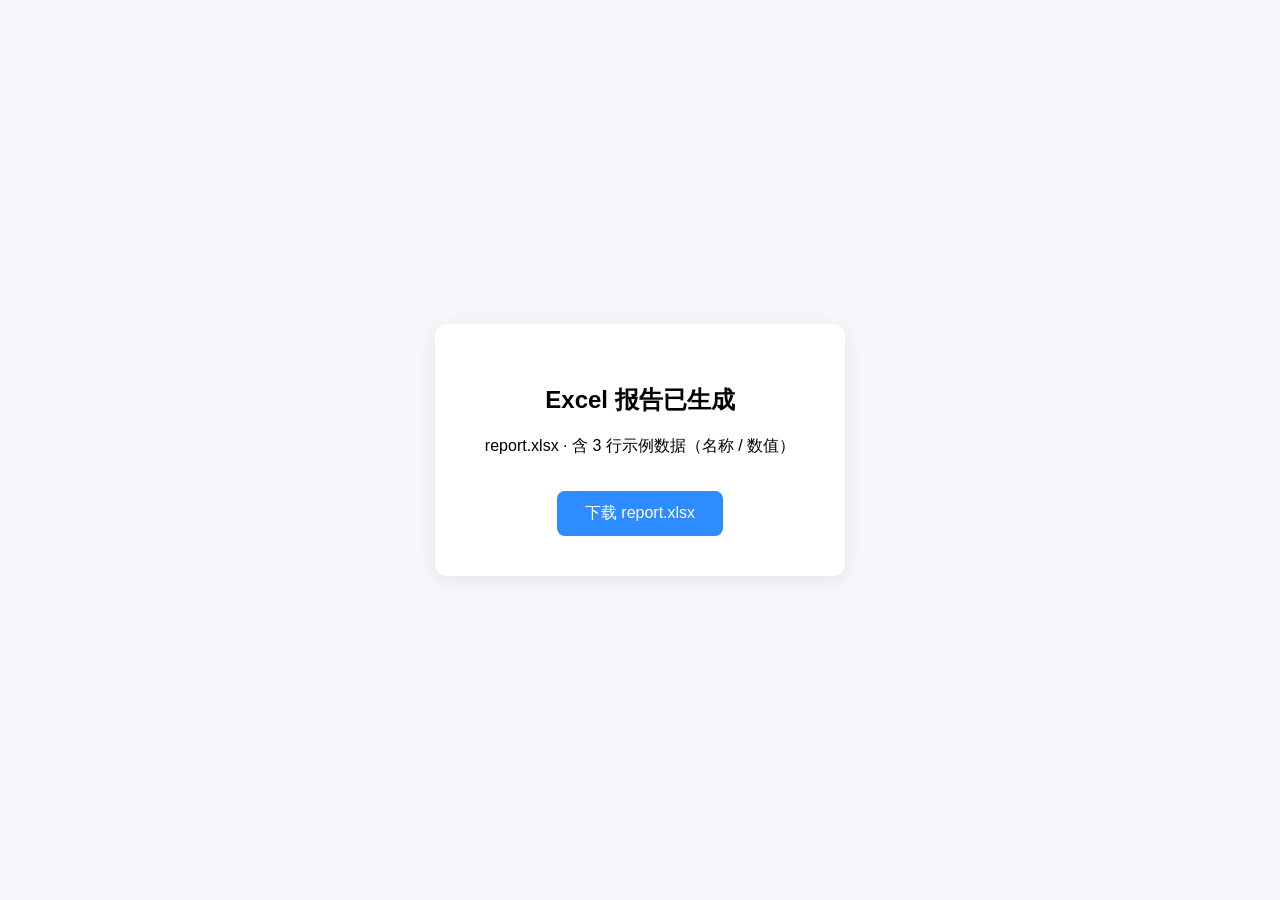
<file: index.html>
<!DOCTYPE html>
<html lang="zh">
<head>
<meta charset="utf-8">
<title>report.xlsx 下载</title>
<style>
body{font-family:-apple-system,Segoe UI,Roboto,sans-serif;display:flex;align-items:center;justify-content:center;height:100vh;background:#f5f7fa;margin:0}
.card{background:#fff;padding:40px 50px;border-radius:12px;box-shadow:0 4px 20px rgba(0,0,0,.08);text-align:center}
a.btn{display:inline-block;margin-top:18px;padding:12px 28px;background:#2d8cff;color:#fff;text-decoration:none;border-radius:8px;font-size:16px}
</style>
</head>
<body>
<div class="card">
<h2>Excel 报告已生成</h2>
<p>report.xlsx · 含 3 行示例数据（名称 / 数值）</p>
<a class="btn" href="report.xlsx" download>下载 report.xlsx</a>
</div>
</body>
</html>
</file>
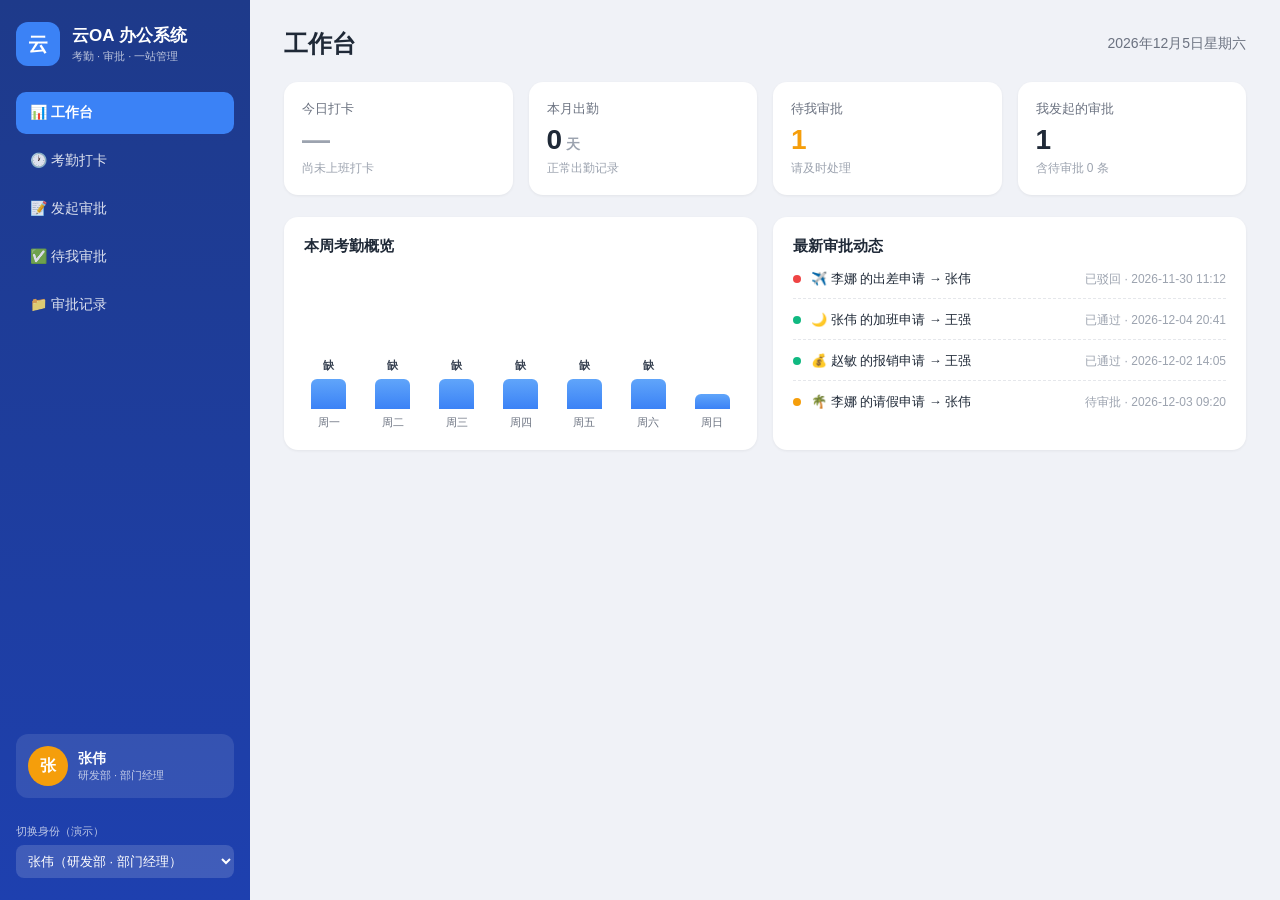
<file: oa-office-system/index.html>
<!DOCTYPE html>
<html lang="zh-CN">
<head>
<meta charset="UTF-8">
<meta name="viewport" content="width=device-width, initial-scale=1.0">
<title>云OA 办公系统 - 考勤与审批</title>
<link rel="stylesheet" href="style.css">
</head>
<body>
<div class="app">
  <aside class="sidebar">
    <div class="logo">
      <div class="logo-icon">云</div>
      <div>
        <div class="logo-name">云OA 办公系统</div>
        <div class="logo-sub">考勤 · 审批 · 一站管理</div>
      </div>
    </div>
    <nav class="nav">
      <div class="nav-item active" data-page="dashboard">📊 工作台</div>
      <div class="nav-item" data-page="attendance">🕐 考勤打卡</div>
      <div class="nav-item" data-page="leave">📝 发起审批</div>
      <div class="nav-item" data-page="approve">✅ 待我审批</div>
      <div class="nav-item" data-page="records">📁 审批记录</div>
    </nav>
    <div class="user-card">
      <div class="avatar" id="userAvatar">张</div>
      <div>
        <div class="u-name" id="userName">张伟</div>
        <div class="u-role" id="userRole">研发部 · 部门经理</div>
      </div>
    </div>
    <div class="switch-user">
      <label>切换身份（演示）</label>
      <select id="userSelect"></select>
    </div>
  </aside>

  <main class="main">
    <!-- 工作台 -->
    <section class="page active" id="page-dashboard">
      <div class="page-head">
        <h1>工作台</h1>
        <div class="date" id="todayStr"></div>
      </div>
      <div class="stat-grid" id="statGrid"></div>
      <div class="panel-row">
        <div class="panel">
          <div class="panel-title">本周考勤概览</div>
          <div id="weekChart" class="week-chart"></div>
        </div>
        <div class="panel">
          <div class="panel-title">最新审批动态</div>
          <div id="latestFlow" class="flow-list"></div>
        </div>
      </div>
    </section>

    <!-- 考勤打卡 -->
    <section class="page" id="page-attendance">
      <div class="page-head"><h1>考勤打卡</h1></div>
      <div class="att-layout">
        <div class="panel clock-panel">
          <div class="clock-time" id="clockTime">--:--:--</div>
          <div class="clock-date" id="clockDate"></div>
          <div class="clock-status" id="clockStatus">未打卡</div>
          <div class="clock-btns">
            <button class="btn primary" id="btnClockIn">上班打卡</button>
            <button class="btn success" id="btnClockOut">下班打卡</button>
          </div>
          <div class="clock-tip" id="clockTip"></div>
        </div>
        <div class="panel">
          <div class="panel-title">本月打卡记录</div>
          <table class="table" id="attTable">
            <thead><tr><th>日期</th><th>星期</th><th>上班</th><th>下班</th><th>状态</th></tr></thead>
            <tbody></tbody>
          </table>
        </div>
      </div>
    </section>

    <!-- 发起审批 -->
    <section class="page" id="page-leave">
      <div class="page-head"><h1>发起审批</h1></div>
      <div class="panel form-panel">
        <div class="form-item">
          <label>审批类型</label>
          <div class="type-picker" id="typePicker">
            <div class="type-item active" data-type="请假">🌴 请假申请</div>
            <div class="type-item" data-type="报销">💰 报销申请</div>
            <div class="type-item" data-type="加班">🌙 加班申请</div>
            <div class="type-item" data-type="出差">✈️ 出差申请</div>
          </div>
        </div>
        <div class="form-item" id="dateFields">
          <label>起止时间</label>
          <div class="inline">
            <input type="date" id="fStart"><span>至</span><input type="date" id="fEnd">
          </div>
        </div>
        <div class="form-item" id="amountField" style="display:none">
          <label>报销金额（元）</label>
          <input type="number" id="fAmount" placeholder="请输入金额">
        </div>
        <div class="form-item">
          <label>审批人</label>
          <select id="fApprover"></select>
        </div>
        <div class="form-item">
          <label>事由说明</label>
          <textarea id="fReason" rows="4" placeholder="请填写详细事由..."></textarea>
        </div>
        <button class="btn primary big" id="btnSubmitFlow">提交审批</button>
      </div>
    </section>

    <!-- 待我审批 -->
    <section class="page" id="page-approve">
      <div class="page-head"><h1>待我审批</h1><span class="badge" id="pendingBadge">0</span></div>
      <div id="pendingList" class="flow-cards"></div>
    </section>

    <!-- 审批记录 -->
    <section class="page" id="page-records">
      <div class="page-head"><h1>审批记录</h1></div>
      <div class="filter-bar">
        <button class="chip active" data-f="all">全部</button>
        <button class="chip" data-f="待审批">待审批</button>
        <button class="chip" data-f="已通过">已通过</button>
        <button class="chip" data-f="已驳回">已驳回</button>
      </div>
      <div id="recordList" class="flow-cards"></div>
    </section>
  </main>
</div>
<div class="toast" id="toast"></div>
<script src="app.js"></script>
</body>
</html>
</file>
<file: oa-office-system/style.css>
* { margin:0; padding:0; box-sizing:border-box; }
body { font-family:-apple-system,"PingFang SC","Microsoft YaHei",sans-serif; background:#f0f2f7; color:#1f2937; }
.app { display:flex; min-height:100vh; }

/* Sidebar */
.sidebar { width:250px; background:linear-gradient(180deg,#1e3a8a,#1e40af); color:#fff; padding:22px 16px; display:flex; flex-direction:column; gap:26px; position:sticky; top:0; height:100vh; }
.logo { display:flex; gap:12px; align-items:center; }
.logo-icon { width:44px; height:44px; background:#3b82f6; border-radius:12px; display:flex; align-items:center; justify-content:center; font-weight:700; font-size:20px; }
.logo-name { font-weight:700; font-size:17px; }
.logo-sub { font-size:11px; opacity:.7; margin-top:2px; }
.nav { display:flex; flex-direction:column; gap:6px; flex:1; }
.nav-item { padding:12px 14px; border-radius:10px; cursor:pointer; font-size:14px; opacity:.85; transition:.15s; }
.nav-item:hover { background:rgba(255,255,255,.1); opacity:1; }
.nav-item.active { background:#3b82f6; opacity:1; font-weight:600; }
.user-card { background:rgba(255,255,255,.1); border-radius:12px; padding:12px; display:flex; gap:10px; align-items:center; }
.avatar { width:40px; height:40px; background:#f59e0b; border-radius:50%; display:flex; align-items:center; justify-content:center; font-weight:700; }
.u-name { font-size:14px; font-weight:600; }
.u-role { font-size:11px; opacity:.7; }
.switch-user label { font-size:11px; opacity:.7; display:block; margin-bottom:6px; }
.switch-user select { width:100%; padding:8px; border-radius:8px; border:none; background:rgba(255,255,255,.15); color:#fff; font-size:13px; }
.switch-user option { color:#1f2937; }

/* Main */
.main { flex:1; padding:28px 34px; }
.page { display:none; }
.page.active { display:block; animation:fade .25s; }
@keyframes fade { from{opacity:0; transform:translateY(8px);} to{opacity:1;} }
.page-head { display:flex; align-items:center; gap:14px; margin-bottom:22px; }
.page-head h1 { font-size:24px; }
.date { color:#6b7280; font-size:14px; margin-left:auto; }
.badge { background:#f59e0b; color:#fff; border-radius:999px; padding:2px 10px; font-size:13px; font-weight:600; }

/* Stats */
.stat-grid { display:grid; grid-template-columns:repeat(4,1fr); gap:16px; margin-bottom:22px; }
.stat-card { background:#fff; border-radius:14px; padding:18px; box-shadow:0 1px 3px rgba(0,0,0,.06); }
.stat-card .s-label { font-size:13px; color:#6b7280; }
.stat-card .s-value { font-size:28px; font-weight:700; margin-top:6px; }
.stat-card .s-sub { font-size:12px; color:#9ca3af; margin-top:4px; }

.panel-row { display:grid; grid-template-columns:1fr 1fr; gap:16px; }
.panel { background:#fff; border-radius:14px; padding:20px; box-shadow:0 1px 3px rgba(0,0,0,.06); }
.panel-title { font-size:15px; font-weight:600; margin-bottom:14px; }

.week-chart { display:flex; align-items:flex-end; gap:14px; height:160px; padding-top:10px; }
.wc-col { flex:1; display:flex; flex-direction:column; align-items:center; gap:6px; height:100%; justify-content:flex-end; }
.wc-bar { width:70%; border-radius:6px 6px 0 0; background:linear-gradient(180deg,#60a5fa,#3b82f6); min-height:6px; transition:.4s; }
.wc-bar.late { background:linear-gradient(180deg,#fca5a5,#ef4444); }
.wc-label { font-size:11px; color:#6b7280; }
.wc-val { font-size:11px; color:#374151; font-weight:600; }

.flow-list { display:flex; flex-direction:column; gap:12px; }
.flow-row { display:flex; align-items:center; gap:10px; font-size:13px; padding-bottom:10px; border-bottom:1px dashed #e5e7eb; }
.flow-row:last-child { border:none; }
.dot { width:8px; height:8px; border-radius:50%; }
.dot.ok{background:#10b981;} .dot.wait{background:#f59e0b;} .dot.no{background:#ef4444;}
.flow-row .f-time { margin-left:auto; color:#9ca3af; font-size:12px; }

/* Attendance */
.att-layout { display:grid; grid-template-columns:340px 1fr; gap:16px; }
.clock-panel { text-align:center; padding:30px 20px; }
.clock-time { font-size:42px; font-weight:700; font-variant-numeric:tabular-nums; color:#1e40af; }
.clock-date { color:#6b7280; font-size:14px; margin-top:6px; }
.clock-status { display:inline-block; margin-top:16px; background:#f3f4f6; padding:6px 16px; border-radius:999px; font-size:13px; font-weight:600; }
.clock-status.in { background:#dcfce7; color:#15803d; }
.clock-status.out { background:#dbeafe; color:#1d4ed8; }
.clock-btns { display:flex; gap:12px; margin-top:22px; justify-content:center; }
.clock-tip { font-size:12px; color:#9ca3af; margin-top:14px; min-height:16px; }

.btn { padding:10px 22px; border:none; border-radius:10px; font-size:14px; cursor:pointer; font-weight:600; transition:.15s; }
.btn:hover { filter:brightness(1.08); transform:translateY(-1px); }
.btn:disabled { opacity:.5; cursor:not-allowed; transform:none; }
.btn.primary { background:#3b82f6; color:#fff; }
.btn.success { background:#10b981; color:#fff; }
.btn.danger { background:#ef4444; color:#fff; }
.btn.ghost { background:#f3f4f6; color:#374151; }
.btn.big { width:100%; padding:14px; font-size:15px; margin-top:8px; }
.btn.sm { padding:7px 14px; font-size:13px; }

.table { width:100%; border-collapse:collapse; font-size:13px; }
.table th { text-align:left; color:#6b7280; font-weight:600; padding:10px 8px; border-bottom:2px solid #e5e7eb; }
.table td { padding:10px 8px; border-bottom:1px solid #f3f4f6; }
.tag { padding:2px 8px; border-radius:6px; font-size:12px; font-weight:600; }
.tag.ok { background:#dcfce7; color:#15803d; }
.tag.late { background:#fee2e2; color:#b91c1c; }
.tag.none { background:#f3f4f6; color:#6b7280; }

/* Form */
.form-panel { max-width:720px; }
.form-item { margin-bottom:20px; }
.form-item label { display:block; font-size:13px; font-weight:600; color:#374151; margin-bottom:8px; }
.form-item input,.form-item select,.form-item textarea { width:100%; padding:11px 12px; border:1px solid #d1d5db; border-radius:10px; font-size:14px; font-family:inherit; }
.form-item input:focus,.form-item select:focus,.form-item textarea:focus { outline:2px solid #93c5fd; border-color:#3b82f6; }
.inline { display:flex; gap:12px; align-items:center; }
.inline input { flex:1; }
.type-picker { display:grid; grid-template-columns:repeat(4,1fr); gap:10px; }
.type-item { border:1.5px solid #e5e7eb; border-radius:10px; padding:14px 8px; text-align:center; font-size:14px; cursor:pointer; transition:.15s; }
.type-item:hover { border-color:#93c5fd; }
.type-item.active { border-color:#3b82f6; background:#eff6ff; color:#1d4ed8; font-weight:600; }

/* Flow cards */
.filter-bar { display:flex; gap:10px; margin-bottom:16px; }
.chip { padding:7px 16px; border-radius:999px; border:1px solid #d1d5db; background:#fff; font-size:13px; cursor:pointer; }
.chip.active { background:#1e40af; color:#fff; border-color:#1e40af; }
.flow-cards { display:flex; flex-direction:column; gap:12px; }
.flow-card { background:#fff; border-radius:14px; padding:16px 18px; box-shadow:0 1px 3px rgba(0,0,0,.06); display:flex; gap:16px; align-items:center; }
.fc-icon { width:46px; height:46px; border-radius:12px; display:flex; align-items:center; justify-content:center; font-size:22px; background:#eff6ff; flex-shrink:0; }
.fc-body { flex:1; }
.fc-title { font-weight:600; font-size:15px; }
.fc-meta { font-size:12px; color:#6b7280; margin-top:5px; }
.fc-reason { font-size:13px; color:#374151; margin-top:6px; background:#f9fafb; padding:8px 10px; border-radius:8px; }
.fc-status { font-size:13px; font-weight:700; padding:5px 12px; border-radius:999px; white-space:nowrap; }
.fc-status.wait { background:#fef3c7; color:#b45309; }
.fc-status.ok { background:#d1fae5; color:#047857; }
.fc-status.no { background:#fee2e2; color:#b91c1c; }
.fc-actions { display:flex; gap:8px; }
.empty { text-align:center; color:#9ca3af; padding:50px 0; font-size:14px; }

/* Toast */
.toast { position:fixed; top:24px; left:50%; transform:translateX(-50%) translateY(-80px); background:#111827; color:#fff; padding:12px 24px; border-radius:10px; font-size:14px; opacity:0; transition:.3s; z-index:99; }
.toast.show { transform:translateX(-50%) translateY(0); opacity:1; }

@media (max-width:1000px) {
  .stat-grid { grid-template-columns:repeat(2,1fr); }
  .panel-row,.att-layout { grid-template-columns:1fr; }
  .type-picker { grid-template-columns:repeat(2,1fr); }
  .sidebar { width:70px; padding:16px 8px; }
  .logo-name,.logo-sub,.u-name,.u-role,.switch-user { display:none; }
}
</file>
